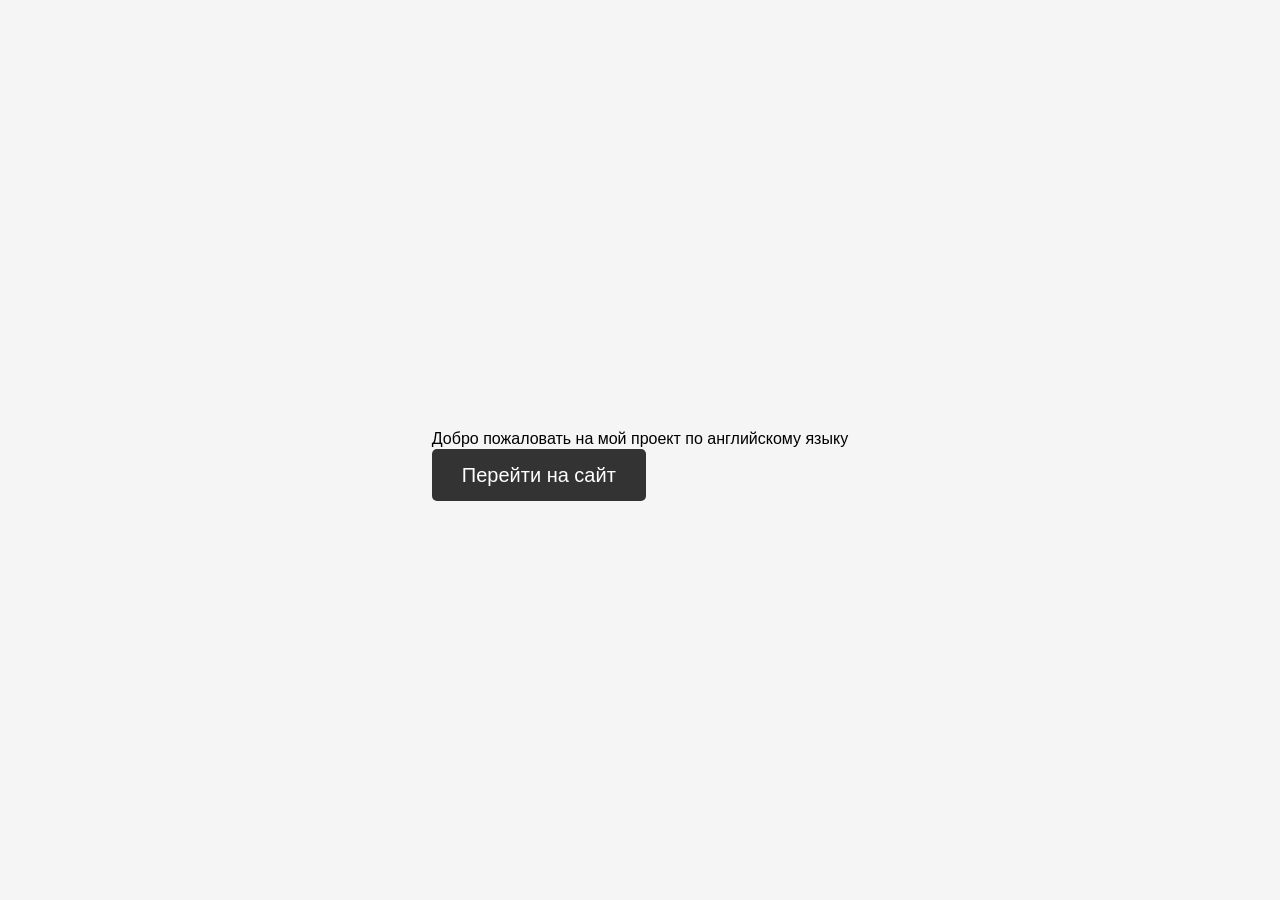
<file: docs/index.html>
<!DOCTYPE html>
<html lang="ru">
<head>
 <link rel="stylesheet" href="style.css">
  <meta charset="UTF-8">
  <meta name="viewport" content="width=device-width, initial-scale=1.0">
  <title>Мой сайт</title>
</head>
<body>
  <div class="container">
    <p>Добро пожаловать на мой проект по английскому языку </p>
    <a href="../MAIN_PAGE/index.html" class="btn">Перейти на сайт</a>
  </div>
</body>
</html>
</file>
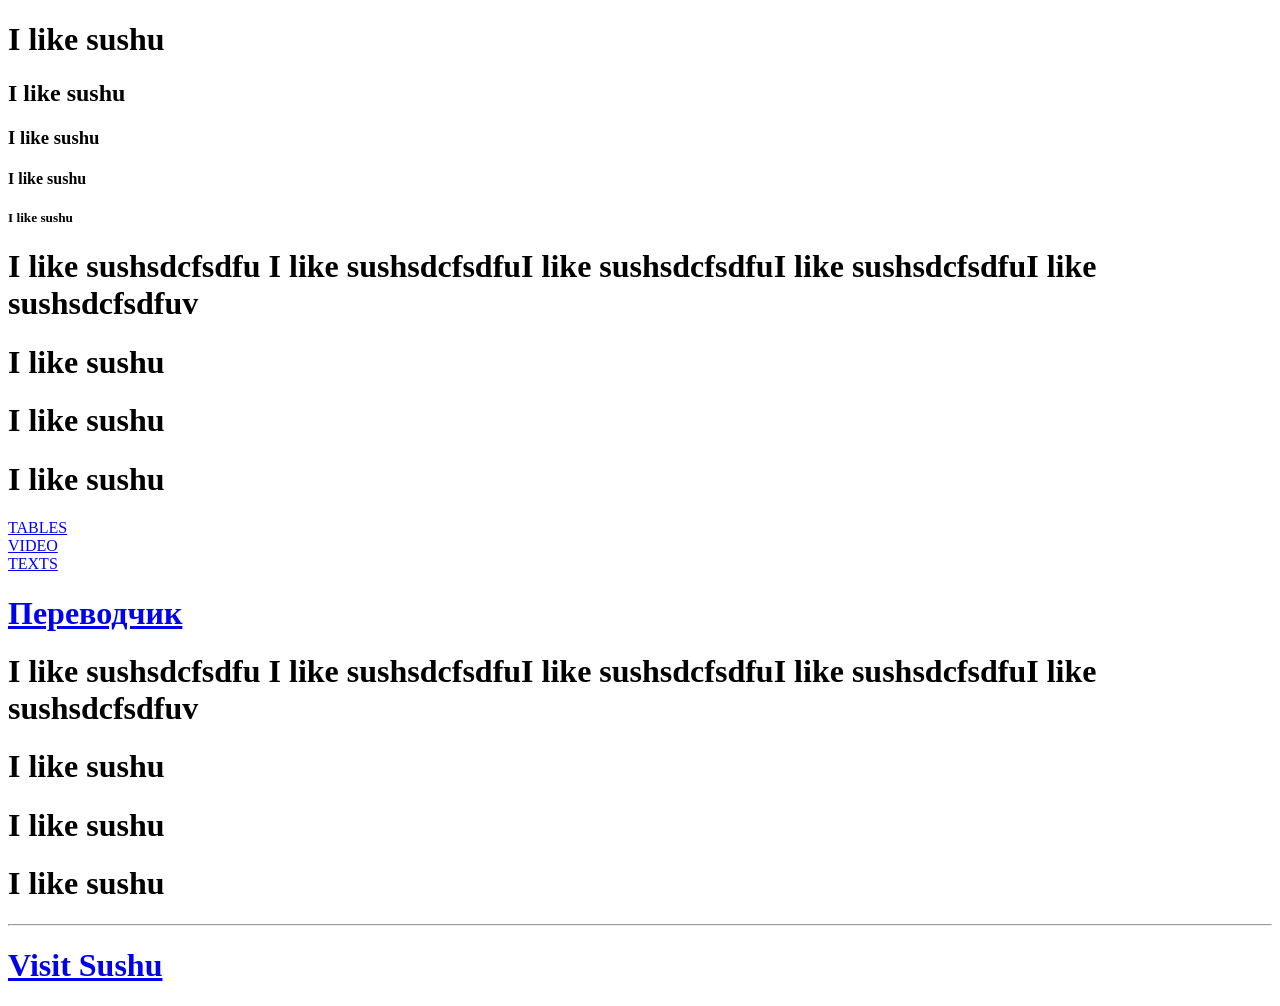
<file: index2.html>
<!DOCTYPE html>

<html> 
<head>
<title> My website </title> 
<link rel="icon" type="icon" href="images/asd.ico"
</head>
<body >
    
<h1>I like sushu </h1>
<h2>I like sushu </h2>
<h3>I like sushu </h3>
<h4>I like sushu </h4>
<h5>I like sushu </h5>

<p>
<h1>I like sushsdcfsdfu I like sushsdcfsdfuI like sushsdcfsdfuI like sushsdcfsdfuI like sushsdcfsdfuv</h1>
<h1>I like sushu </h1>
<h1>I like sushu </h1>
<h1>I like sushu </h1>

</p>
<a href="tables.html" target="_blank"> TABLES
</a>
<br><a href="MyPage2.html" target="_blank"> VIDEO
<br><a href="text.html" target="_blank"> TEXTS

<p>
<b>
    <h1> 
    <mark>
        <a href="https://translate.yandex.ru/?source_lang=en&target_lang=ru&text=2%20incoming"> Переводчик</a>
   </mark>
    </h1>
    
</b>


</p>
<p>
<h1>I like sushsdcfsdfu I like sushsdcfsdfuI like sushsdcfsdfuI like sushsdcfsdfuI like sushsdcfsdfuv</h1>
<h1>I like sushu </h1>
<h1>I like sushu </h1>
<h1>I like sushu </h1>

</p>
<hr/>
<p>
   <h1> <a href="MyPage2.html" target=_self title="This is Sushu"
    > Visit Sushu</a></h1>
</p>

</body>
</html>
</file>
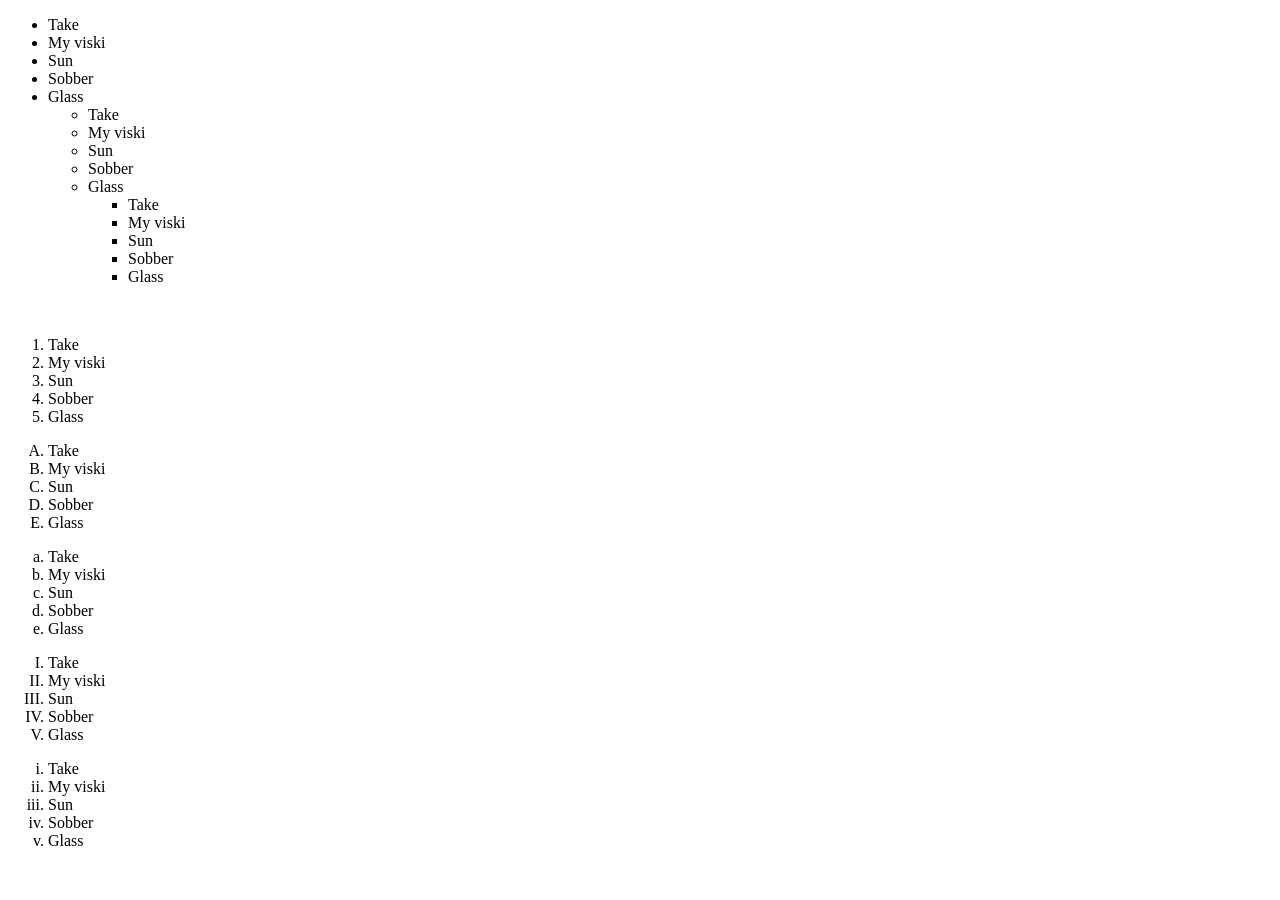
<file: tables.html>
<!DOCTYPE html>
<html lang="en">
<head>
<link rel="icon" type="icon" href="images/asd.ico"

    <meta charset="UTF-8">
    <meta name="viewport" content="width=device-width, initial-scale=1.0">
    <title>Document</title>
</head>
<body>
        <ul >
            <li> Take</li>
            <li>My viski</li>
            <li>Sun</li>
            <li>Sobber</li>
            <li>Glass</li>
            <ul >
            <li> Take</li>
            <li>My viski</li>
            <li>Sun</li>
            <li>Sobber</li>
            <li>Glass</li>
            <ul >
            <li> Take</li>
            <li>My viski</li>
            <li>Sun</li>
            <li>Sobber</li>
            <li>Glass</li>
            
        </ul>
        </ul>
        </ul>
        <br>
        <ol type="1">
            <li> Take</li>
            <li>My viski</li>
            <li>Sun</li>
            <li>Sobber</li>
            <li>Glass</li>
        </ol>
        <ol type="A">
            <li> Take</li>
            <li>My viski</li>
            <li>Sun</li>
            <li>Sobber</li>
            <li>Glass</li>
        </ol> <ol type="a">
            <li> Take</li>
            <li>My viski</li>
            <li>Sun</li>
            <li>Sobber</li>
            <li>Glass</li>
        </ol>
        <ol type="I">
            <li> Take</li>
            <li>My viski</li>
            <li>Sun</li>
            <li>Sobber</li>
            <li>Glass</li>
        </ol>
        <ol type="i">
            <li> Take</li>
            <li>My viski</li>
            <li>Sun</li>
            <li>Sobber</li>
            <li>Glass</li>
        </ol>

</body>
</html>
</file>
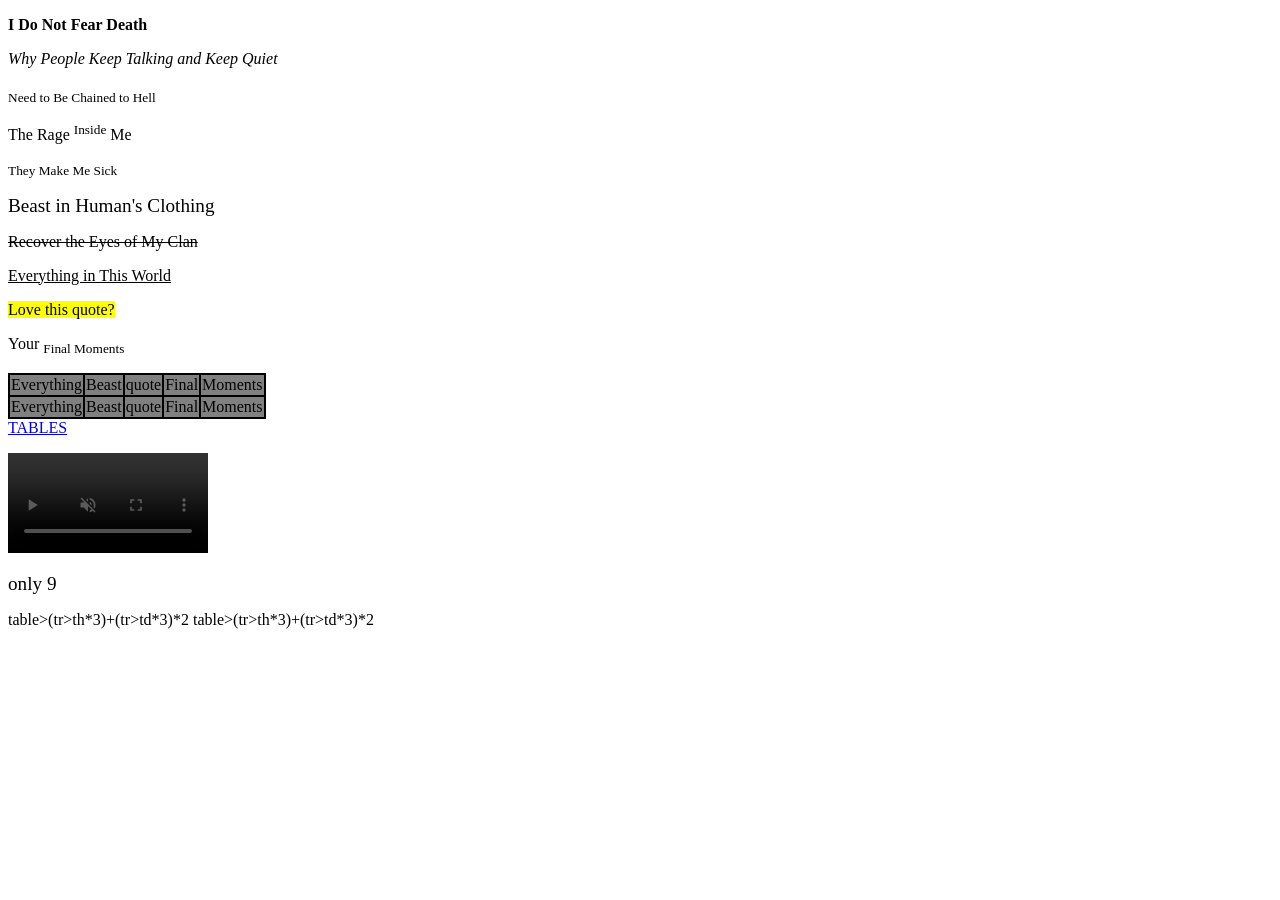
<file: text.html>
<!DOCTYPE html>
<html lang="en">

<head>
<link rel="icon" type="icon" href="images/asd.ico"

    <meta charset="UTF-8">
    <meta name="viewport" content="width=device-width, initial-scale=1.0">
    <title>Document</title>
</head>

<p> <b>I Do Not Fear Death</b></p>
<p> <i> Why People Keep Talking and Keep Quiet</i></p>
<p> <sub>Need to Be Chained to Hell</sub></p>
<p> The Rage <sup>Inside</sup> Me</p>
<small> They Make Me Sick</small>
<p> <big>Beast in Human's Clothing</big></p>
<p> <del>Recover the Eyes of My Clan</del></p>
<p><ins> Everything in This World</ins></p>
<p><mark>Love this quote?</p></mark>
<p>Your <sub>Final Moments</sub></p>
<table width =100 bgcolor="black" >
<tr bgcolor = "grey">
    <td > Everything </td>
    <td> Beast </td>
    <td> quote </td>
    <td> Final </td>
    <td> Moments </td>
</tr>

<tr bgcolor = "grey">
    <td > Everything </td>
    <td> Beast </td>
    <td> quote </td>
    <td> Final </td>
    <td> Moments </td>
</tr>

</table>
<a href="tables.html" target="_blank"> TABLES
</a>

<p><video src="/video/video_2026-01-31_11-56-45.mp4" width=200 muted controls autoplay loop</video> </p>

    
<p><big>only 9
    </big></p>
    table>(tr>th*3)+(tr>td*3)*2

    table>(tr>th*3)+(tr>td*3)*2
    </body>

</html>
</file>
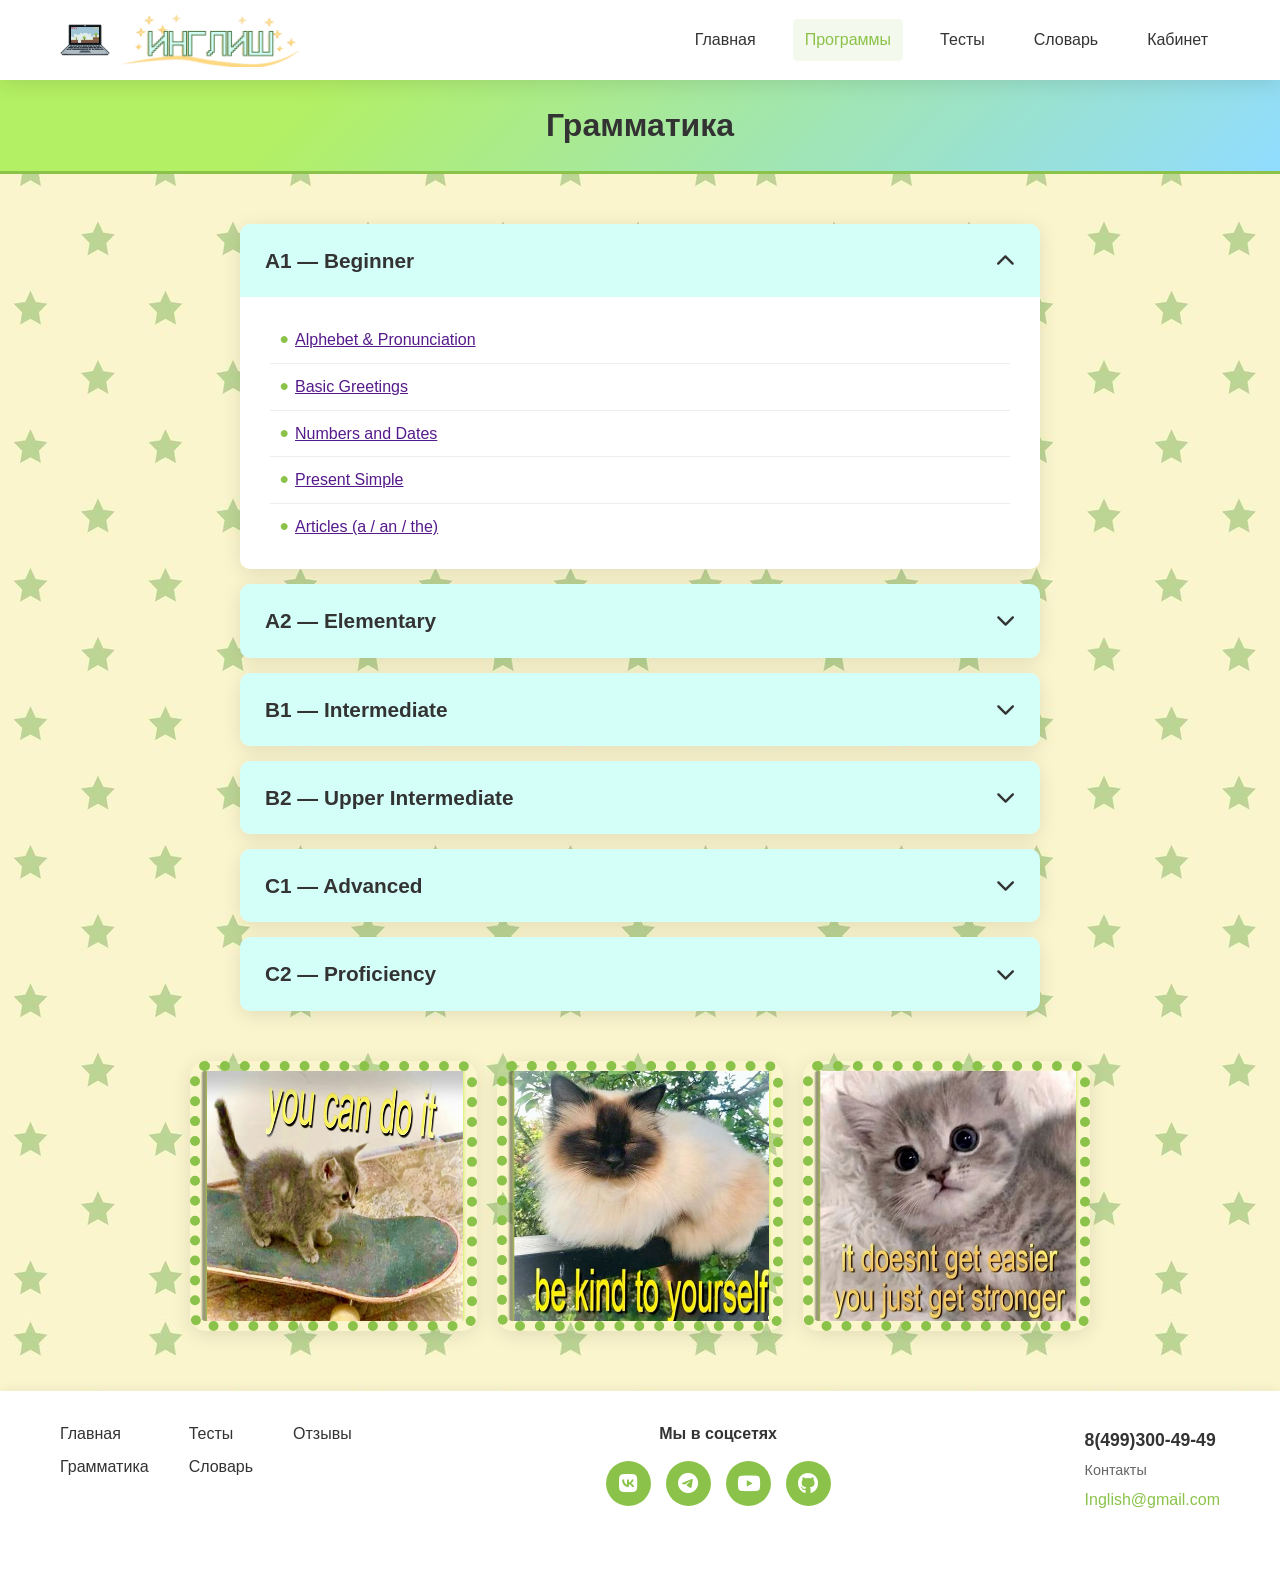
<file: docs/Grammar/gram.html>
<!DOCTYPE html>
<html lang="ru">
<head>
    <meta charset="UTF-8">
    <meta name="viewport" content="width=device-width, initial-scale=1.0">
    <title>EnglishPro — Изучай английский с удовольствием</title>
    <link rel="stylesheet" href="gram.css">
    <link rel="stylesheet" href="https://cdnjs.cloudflare.com/ajax/libs/font-awesome/6.4.0/css/all.min.css">
    <link rel="icon" href="/GRAMMAR/images/laptop-icon.png">
</head>
<body>
    <header class="header">
        <div class="container header-inner">
            <div class="logo">
                <img src="images/laptop-icon.png" alt="Logo" class="logo-image">
                <div class="logo-name">
                    <img src="../Grammar/images/pop.png" alt="EnglishPro" class="logo-text-img">
                </div>
            </div>
            
         
<nav class="nav nav-right">
    <a href="../MAIN_PAGE/index.html" class="nav-link">Главная</a>
    <a href="../Grammar/gram.html" class="nav-link active">Программы</a>
    <a href="../Test/test.html" class="nav-link">Тесты</a>
    <a href="../Dictionary/dictionary.html" class="nav-link">Словарь</a>
    <a href="../Profile/profile.html" class="nav-link">Кабинет</a>
</nav>
            <button class="mobile-menu-btn" aria-label="Меню">
                <i class="fas fa-bars"></i>
            </button>
        </div>
    </header>
 <section class="grammar-header">
        <div class="container">
            <h1>Грамматика</h1>
        </div>
    </section>

    <section class="grammar-content">
        <div class="container">
            <div class="levels-list">
                <div class="level-item active">
                    <div class="level-header" onclick="toggleLevel('a1')">
                        <h3>A1 — Beginner</h3>
                        <i class="fas fa-chevron-down"></i>
                    </div>
                    <div class="level-content" id="a1">
                        <ul>
                            <li><a href="" download=""> Alphebet & Pronunciation</a></li>
                            <li><a href="" download="">Basic Greetings</a></li>
                            <li><a href="" download="">Numbers and Dates</a></li>
                            <li><a href="" download="">Present Simple</a></li>
                            <li><a href="" download="">Articles (a / an / the)</a></li>
                        </ul>
                    </div>
                </div>

                <!-- A2 Level -->
                <div class="level-item">
                    <div class="level-header" onclick="toggleLevel('a2')">
                        <h3>A2 — Elementary</h3>
                        <i class="fas fa-chevron-down"></i>
                    </div>
                    <div class="level-content" id="a2">
                        <ul>
                            <li><a href="" download="">Past Simple</a></li>
                            <li>Present Continuous</li>
                            <li>Comparatives and Superlatives</li>
                            <li>Modal Verbs (can, must, should)</li>
                            <li>Prepositions of Place and Time</li>
                        </ul>
                    </div>
                </div>

                <!-- B1 Level -->
                <div class="level-item">
                    <div class="level-header" onclick="toggleLevel('b1')">
                        <h3>B1 — Intermediate</h3>
                        <i class="fas fa-chevron-down"></i>
                    </div>
                    <div class="level-content" id="b1">
                        <ul>
                            <li>Present Perfect</li>
                            <li>Future Tenses</li>
                            <li>First and Second Conditionals</li>
                            <li>Passive Voice</li>
                            <li>Reported Speech</li>
                        </ul>
                    </div>
                </div>

                <!-- B2 Level -->
                <div class="level-item">
                    <div class="level-header" onclick="toggleLevel('b2')">
                        <h3>B2 — Upper Intermediate</h3>
                        <i class="fas fa-chevron-down"></i>
                    </div>
                    <div class="level-content" id="b2">
                        <ul>
                            <li>Third Conditional</li>
                            <li>Past Perfect</li>
                            <li>Modal Verbs in the Past</li>
                            <li>Relative Clauses</li>
                            <li>Gerunds and Infinitives</li>
                        </ul>
                    </div>
                </div>

                <!-- C1 Level -->
                <div class="level-item">
                    <div class="level-header" onclick="toggleLevel('c1')">
                        <h3>C1 — Advanced</h3>
                        <i class="fas fa-chevron-down"></i>
                    </div>
                    <div class="level-content" id="c1">
                        <ul>
                            <li>Mixed Conditionals</li>
                            <li>Inversion</li>
                            <li>Advanced Passive Structures</li>
                            <li>Cleft Sentences</li>
                            <li>Subjunctive Mood</li>
                        </ul>
                    </div>
                </div>

                <!-- C2 Level -->
                <div class="level-item">
                    <div class="level-header" onclick="toggleLevel('c2')">
                        <h3>C2 — Proficiency</h3>
                        <i class="fas fa-chevron-down"></i>
                    </div>
                    <div class="level-content" id="c2">
                        <ul>
                            <li>Advanced Idiomatic Expressions</li>
                            <li>Nuanced Grammar Structures</li>
                            <li>Stylistic Variations</li>
                            <li>Archaic and Literary Forms</li>
                            <li>Complex Sentence Patterns</li>
                        </ul>
                    </div>
                </div>
            </div>

            <!-- Motivational Images -->
            <div class="motivational-images">
                <div class="motivation-card">
                    <img src="../Grammar/images/image 31.png" alt="You can do it">
                    <div class="motivation-text"></div>
                </div>
                <div class="motivation-card">
                    <img src="../Grammar/images/image 32.png" alt="Be kind to yourself">
                    <div class="motivation-text"></div>
                </div>
                <div class="motivation-card">
                    <img src="../Grammar/images/image 33.png" alt="It doesn't get easier">
                    <div class="motivation-text"></div>
                </div>
            </div>
        </div>
    </section>


     <!-- FOOTER -->
    <footer class="footer">
        <div class="container">
            <div class="footer-content">
                <div class="footer-nav">
                    <div class="footer-column">
                        <a href="/MAIN_PAGE/index.html" class="footer-link">Главная</a>
                        <a href="/Grammar/gram.html" class="footer-link">Грамматика</a>
                    </div>
                    <div class="footer-column">
                        <a href="/Test/test.html" class="footer-link">Тесты</a>
                        <a href="#" class="footer-link">Словарь</a>
                    </div>
                    <div class="footer-column">
                        <a href="#" class="footer-link">Отзывы</a>
                    </div>
                </div>
                
                <div class="footer-social">
                    <p class="social-title">Мы в соцсетях</p>
                    <div class="social-links">
                        <a href="https://vk.com" target="_blank" class="social-link" aria-label="VKontakte">
                            <i class="fab fa-vk"></i>
                        </a>
                        <a href="https://t.me" target="_blank" class="social-link" aria-label="Telegram">
                            <i class="fab fa-telegram-plane"></i>
                        </a>
                        <a href="https://youtube.com" target="_blank" class="social-link" aria-label="YouTube">
                            <i class="fab fa-youtube"></i>
                        </a>
                        <a href="https://instagram.com" target="_blank" class="social-link" aria-label="Instagram">
                            <i class="fab fa-github "></i>
                        </a>
                    </div>
                </div>
                
                <div class="footer-contacts">
                    <p class="contact-phone">8(499)300-49-49</p>
                    <p class="contact-label">Контакты</p>
                    <p class="contact-email">Inglish@gmail.com</p>
                </div>
            </div>
        </div>
    </footer>
    
    <script src="scriptt.js"></script>
</body>
</html>
</file>
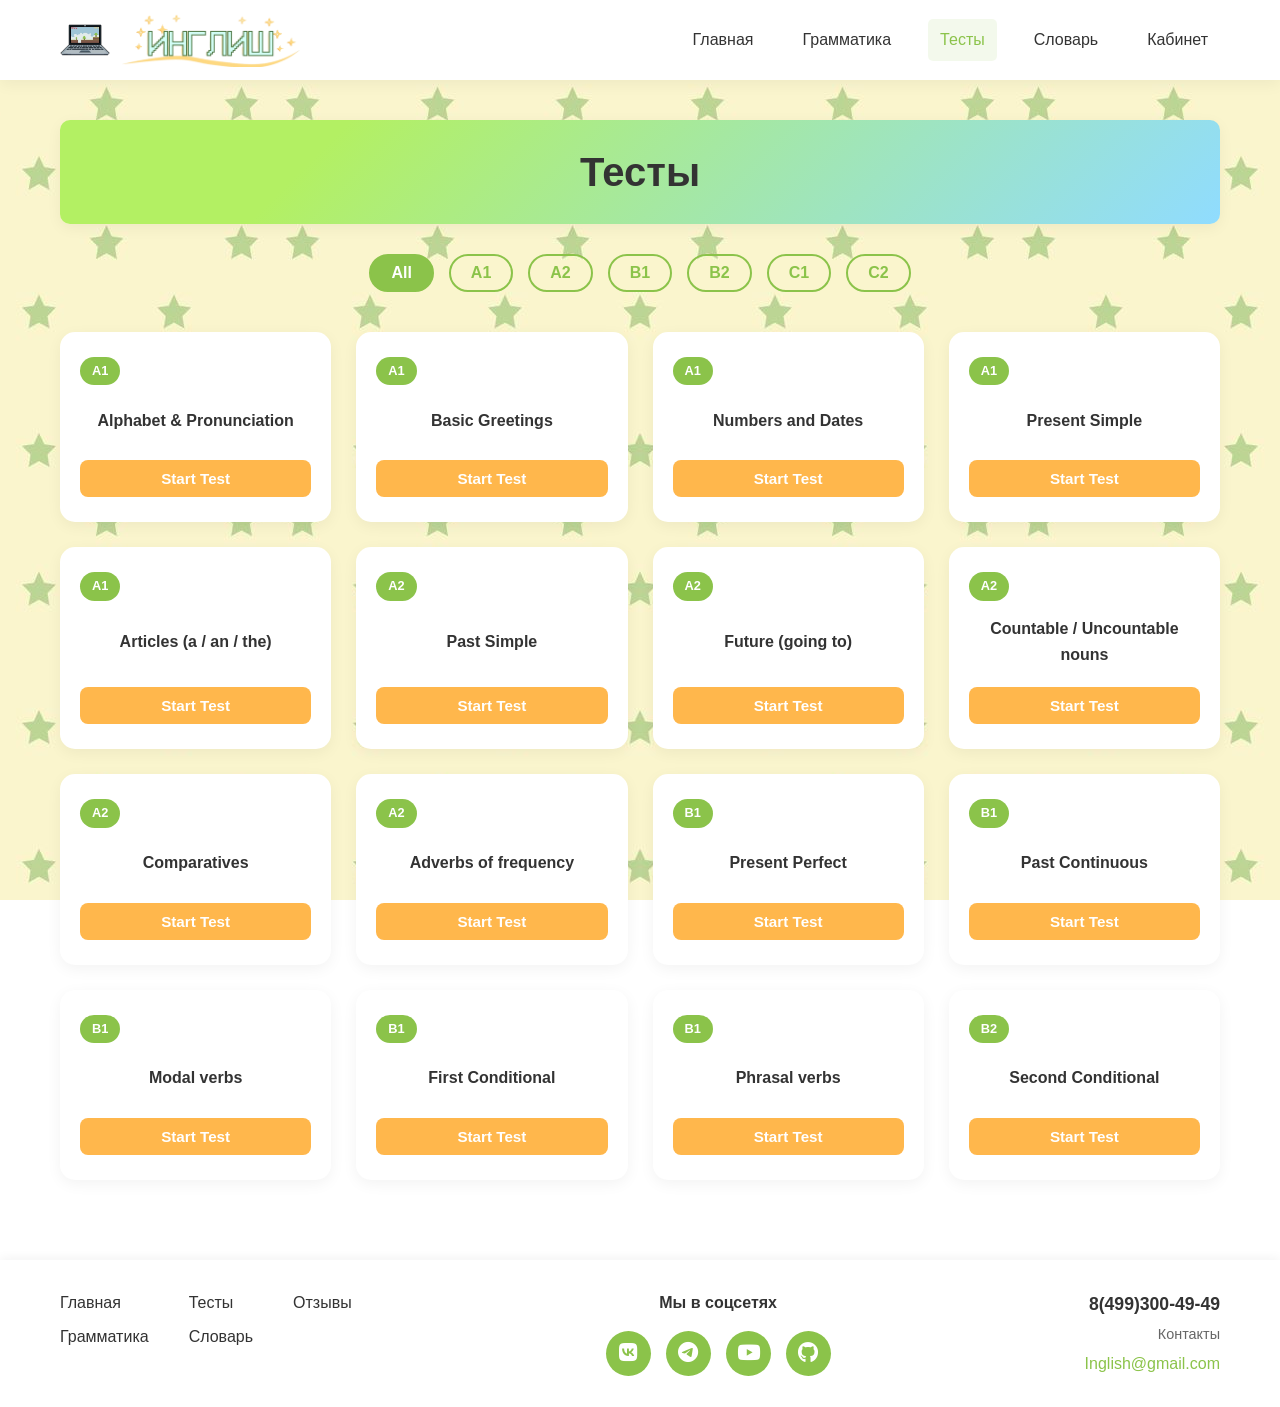
<file: docs/Test/test.html>
<!DOCTYPE html>
<html lang="ru">
<head>
    <meta charset="UTF-8">
    <meta name="viewport" content="width=device-width, initial-scale=1.0">
    <title>EnglishPro — Тесты</title>
    <link rel="stylesheet" href="test.css">
    <link rel="icon" href="../GRAMMAR/images/laptop-icon.png">
    <link rel="stylesheet" href="https://cdnjs.cloudflare.com/ajax/libs/font-awesome/6.0.0/css/all.min.css">
</head>
<body>
    <header class="header">
        <div class="container header-inner">
            <div class="logo">
                <img src="laptop-icon.png" alt="Logo" class="logo-image">
                <div class="logo-name">
                    <img src="pop.png" alt="EnglishPro" class="logo-text-img">
                </div>
            </div>   
             <nav class="nav nav-right">
                <a href="../MAIN_PAGE/index.html" class="nav-link">Главная</a>
                <a href="../Grammar/gram.html" class="nav-link">Грамматика</a>
                <a href="../Test/test.html" class="nav-link active">Тесты</a>
                <a href="../Dictionary/dictionary.html" class="nav-link">Словарь</a>
                <a href="../Profile/profile.html" class="nav-link">Кабинет</a>
            </nav>
            
            <button class="mobile-menu-btn" aria-label="Меню">
                <i class="fas fa-bars"></i>
            </button>
        </div>
    </header>

    <main class="main-content">
        <div class="container">
            <h1 class="page-title">Тесты</h1>
            
            <!-- Level Filter Buttons -->
            <div class="level-filters">
                <button class="level-btn active" data-level="all">All</button>
                <button class="level-btn" data-level="A1">A1</button>
                <button class="level-btn" data-level="A2">A2</button>
                <button class="level-btn" data-level="B1">B1</button>
                <button class="level-btn" data-level="B2">B2</button>
                <button class="level-btn" data-level="C1">C1</button>
                <button class="level-btn" data-level="C2">C2</button>
            </div>

            <!-- Tests Grid -->
            <div class="tests-grid">
                <!-- A1 Tests -->
                <div class="test-card" data-level="A1">
                    <div class="test-level">A1</div>
                    <h3 class="test-title">Alphabet & Pronunciation</h3>
                    <button class="start-test-btn" data-test="alphabet">Start Test</button>
                </div>

                <div class="test-card" data-level="A1">
                    <div class="test-level">A1</div>
                    <h3 class="test-title">Basic Greetings</h3>
                    <button class="start-test-btn" data-test="greetings">Start Test</button>
                </div>

                <div class="test-card" data-level="A1">
                    <div class="test-level">A1</div>
                    <h3 class="test-title">Numbers and Dates</h3>
                    <button class="start-test-btn" data-test="numbers">Start Test</button>
                </div>

                <div class="test-card" data-level="A1">
                    <div class="test-level">A1</div>
                    <h3 class="test-title">Present Simple</h3>
                    <button class="start-test-btn" data-test="present-simple">Start Test</button>
                </div>

                <div class="test-card" data-level="A1">
                    <div class="test-level">A1</div>
                    <h3 class="test-title">Articles (a / an / the)</h3>
                    <button class="start-test-btn" data-test="articles">Start Test</button>
                </div>

                <!-- A2 Tests -->
                <div class="test-card" data-level="A2">
                    <div class="test-level">A2</div>
                    <h3 class="test-title">Past Simple</h3>
                    <button class="start-test-btn" data-test="past-simple">Start Test</button>
                </div>

                <div class="test-card" data-level="A2">
                    <div class="test-level">A2</div>
                    <h3 class="test-title">Future (going to)</h3>
                    <button class="start-test-btn" data-test="future">Start Test</button>
                </div>

                <div class="test-card" data-level="A2">
                    <div class="test-level">A2</div>
                    <h3 class="test-title">Countable / Uncountable nouns</h3>
                    <button class="start-test-btn" data-test="nouns">Start Test</button>
                </div>

                <div class="test-card" data-level="A2">
                    <div class="test-level">A2</div>
                    <h3 class="test-title">Comparatives</h3>
                    <button class="start-test-btn" data-test="comparatives">Start Test</button>
                </div>

                <div class="test-card" data-level="A2">
                    <div class="test-level">A2</div>
                    <h3 class="test-title">Adverbs of frequency</h3>
                    <button class="start-test-btn" data-test="adverbs">Start Test</button>
                </div>

                <!-- B1 Tests -->
                <div class="test-card" data-level="B1">
                    <div class="test-level">B1</div>
                    <h3 class="test-title">Present Perfect</h3>
                    <button class="start-test-btn" data-test="present-perfect">Start Test</button>
                </div>

                <div class="test-card" data-level="B1">
                    <div class="test-level">B1</div>
                    <h3 class="test-title">Past Continuous</h3>
                    <button class="start-test-btn" data-test="past-continuous">Start Test</button>
                </div>

                <div class="test-card" data-level="B1">
                    <div class="test-level">B1</div>
                    <h3 class="test-title">Modal verbs</h3>
                    <button class="start-test-btn" data-test="modal-verbs">Start Test</button>
                </div>

                <div class="test-card" data-level="B1">
                    <div class="test-level">B1</div>
                    <h3 class="test-title">First Conditional</h3>
                    <button class="start-test-btn" data-test="first-conditional">Start Test</button>
                </div>

                <div class="test-card" data-level="B1">
                    <div class="test-level">B1</div>
                    <h3 class="test-title">Phrasal verbs</h3>
                    <button class="start-test-btn" data-test="phrasal-verbs">Start Test</button>
                </div>

                <!-- B2 Tests -->
                <div class="test-card" data-level="B2">
                    <div class="test-level">B2</div>
                    <h3 class="test-title">Second Conditional</h3>
                    <button class="start-test-btn" data-test="second-conditional">Start Test</button>
                </div>
            </div>
        </div>
    </main>

    <!-- Test Modal -->
    <div class="test-modal" id="testModal">
        <div class="modal-content">
            <div class="modal-header">
                <h2 id="modalTitle">Test Title</h2>
                <button class="close-modal" id="closeModal">
                    <i class="fas fa-times"></i>
                </button>
            </div>
            
            <div class="test-info">
                <div class="progress-bar">
                    <div class="progress" id="progressBar"></div>
                </div>
                <div class="test-stats">
                    <span>Question <span id="currentQuestion">1</span> of <span id="totalQuestions">10</span></span>
                    <span class="timer" id="timer"><i class="fas fa-clock"></i> <span id="time">00:00</span></span>
                </div>
            </div>

            <div class="question-container" id="questionContainer">
                <!-- Questions will be loaded here -->
            </div>

            <div class="test-navigation">
                <button class="nav-btn prev-btn" id="prevBtn" disabled>
                    <i class="fas fa-arrow-left"></i> Previous
                </button>
                <button class="nav-btn next-btn" id="nextBtn">
                    Next <i class="fas fa-arrow-right"></i>
                </button>
                <button class="nav-btn finish-btn" id="finishBtn" style="display: none;">
                    Finish Test <i class="fas fa-check"></i>
                </button>
            </div>
        </div>
    </div>

    <!-- Results Modal -->
    <div class="results-modal" id="resultsModal">
        <div class="modal-content results-content">
            <div class="results-header">
                <i class="fas fa-trophy"></i>
                <h2>Test Completed!</h2>
            </div>
            
            <div class="results-score">
                <div class="score-circle">
                    <span id="scorePercent">0</span>%
                </div>
                <p id="scoreText">You got <span id="correctAnswers">0</span> out of <span id="totalAnswers">0</span> correct</p>
            </div>

            <div class="results-details" id="resultsDetails">
                <!-- Detailed results will be shown here -->
            </div>

            <div class="results-actions">
                <button class="action-btn retry-btn" id="retryBtn">
                    <i class="fas fa-redo"></i> Try Again
                </button>
                <button class="action-btn close-results-btn" id="closeResultsBtn">
                    Close
                </button>
            </div>
        </div>
    </div>

    <footer class="footer">
        <div class="container">
            <div class="footer-content">
                <div class="footer-nav">
                    <div class="footer-column">
                        <a href="/MAIN_PAGE/index.html" class="footer-link">Главная</a>
                        <a href="/Grammar/gram.html" class="footer-link">Грамматика</a>
                    </div>
                    <div class="footer-column">
                        <a href="/Test/test.html" class="footer-link">Тесты</a>
                        <a href="#" class="footer-link">Словарь</a>
                    </div>
                    <div class="footer-column">
                        <a href="#" class="footer-link">Отзывы</a>
                    </div>
                </div>
                
                <!-- Social Networks -->
                <div class="footer-social">
                    <h3 class="social-title">Мы в соцсетях</h3>
                    <div class="social-links">
                        <a href="https://vk.com" target="_blank" class="social-link" aria-label="VKontakte">
                            <i class="fab fa-vk"></i>
                        </a>
                        <a href="https://t.me" target="_blank" class="social-link" aria-label="Telegram">
                            <i class="fab fa-telegram-plane"></i>
                        </a>
                        <a href="https://youtube.com" target="_blank" class="social-link" aria-label="YouTube">
                            <i class="fab fa-youtube"></i>
                        </a>
                        <a href="https://instagram.com" target="_blank" class="social-link" aria-label="Instagram">
                            <i class="fab fa-github"></i>
                        </a>
                    </div>
                </div>
                
                <div class="footer-contacts">
                    <p class="contact-phone">8(499)300-49-49</p>
                    <p class="contact-label">Контакты</p>
                    <p class="contact-email">Inglish@gmail.com</p>
                </div>
            </div>
        </div>
    </footer>

    <script src="test.js"></script>
</body>
</html>
</file>
<file: docs/style.css>
body {
            /* Выравнивание по центру экрана */
            display: flex;
            flex-direction: column;
            align-items: center;
            justify-content: center;
            height: 100vh;
            margin: 0;
            font-family: sans-serif;
            background-color: #f5f5f5; /* Светлый фон */
        }
        a {
            padding: 15px 30px;
            background-color: #333; /* Черная кнопка */
            color: white;
            text-decoration: none;
            border-radius: 5px;
            font-size: 20px;
        }
        a:hover {
            background-color: #555; /* Серый при наведении */
        }
</file>
<file: docs/Grammar/gram.css>
/* ===== RESET & VARIABLES ===== */
* { margin: 0; padding: 0; box-sizing: border-box; }

:root {
    --primary: #8BC34A;
    --dark: #a0c97d;
    --light: #ffb74c;
    --bg: #d4fff8;
    --text: #333;
    --muted: #666;
    --white: #fff;
    --shadow: 0 4px 20px rgba(0,0,0,0.1);
    --transition: all 0.3s ease;
}

body {
    font-family: 'Segoe UI', Tahoma, Geneva, Verdana, sans-serif;
    line-height: 1.6;
    color: var(--text);
    background-image: url(../Grammar/images/c28160f11212752e2544ebc12c467e00.jpg);
}

.container { 
    max-width: 1200px; 
    margin: 0 auto; 
    padding: 0 20px; 
}

.is-hidden { display: none !important; }

/* ===== HEADER ===== */
.header {
    background: var(--white);
    box-shadow: var(--shadow);
    position: sticky;
    top: 0;
    z-index: 1000;
}

.header-inner {
    display: flex;
    justify-content: space-between;
    align-items: center;
    padding: 10px 20px;
}

.logo { 
    display: flex; 
    align-items: center; 
    gap: 10px; 
}

.logo-image { 
    width: 50px; 
    height: 50px; 
    object-fit: contain; 
}

.logo-name {
    width: 180px;
    height: 60px;
}

.logo-text-img {
    width: 100%;
    height: 100%;
    object-fit: contain;
    display: block;
}

/* 🔥 Навигация справа */
.nav-right {
    display: flex;
    gap: 25px;
    margin-left: auto; /* 👈 Ключевое: сдвигает навигацию вправо */
}

.nav-link {
    text-decoration: none;
    color: var(--text);
    font-weight: 500;
    padding: 8px 12px;
    border-radius: 5px;
    transition: var(--transition);
}

.nav-link:hover,
.nav-link.active {
    color: var(--primary);
    background: rgba(139, 195, 74, 0.1);
}

.mobile-menu-btn {
    display: none;
    background: none;
    border: none;
    font-size: 1.5rem;
    color: var(--text);
    cursor: pointer;
}
/* ===== FOOTER ===== */
.footer { 
    background: var(--text); 
    color: var(--white); 
    padding: 40px 0 20px; 
}

.footer-content {
    display: flex;
    justify-content: space-between;
    align-items: center;
    margin-bottom: 30px;
    flex-wrap: wrap;
    gap: 20px;
}

.footer-links { 
    display: flex; 
    gap: 30px; 
}

.footer-links a { 
    color: var(--white); 
    text-decoration: none;
    transition: var(--transition);
}

.footer-links a:hover { color: var(--primary); }

.footer-contacts p { 
    margin: 5px 0; 
    display: flex; 
    align-items: center; 
    gap: 10px; 
}

.footer-contacts i { color: var(--primary); }

.footer-bottom {
    text-align: center;
    padding-top: 20px;
    border-top: 1px solid #555;
    color: #999;
    font-size: 0.9rem;
}
/* Grammar Header */
        .grammar-header {
            background: linear-gradient(135deg, #b3f063 23%, #90dcff 100%);
            padding: 20px 0;
            margin-bottom: 30px;
            border-bottom: 3px solid var(--primary);
        }

        .grammar-header h1 {
            text-align: center;
            color: var(--text);
            font-size: 2rem;
        }

        /* Grammar Content */
        .grammar-content {
            padding: 20px 0 60px;
        }

        .levels-list {
            max-width: 800px;
            margin: 0 auto 50px;
        }

        .level-item {
            margin-bottom: 15px;
            border-radius: 10px;
            overflow: hidden;
            box-shadow: var(--shadow);
        }

        .level-header {
            background: #d4fff8;
            padding: 20px 25px;
            cursor: pointer;
            display: flex;
            justify-content: space-between;
            align-items: center;
            transition: all 0.3s;
        }

        .level-header:hover {
            background: var(--primary);
        }

        .level-header h3 {
            color: var(--text);
            font-size: 1.3rem;
            margin: 0;
        }

        .level-header i {
            color: var(--primary-dark);
            font-size: 1.2rem;
            transition: transform 0.3s;
        }

        .level-item.active .level-header i {
            transform: rotate(180deg);
        }

        .level-content {
            display: none;
            background: var(--white);
            padding: 20px 30px;
        }

        .level-content ul {
            list-style: none;
        }

        .level-content li {
            padding: 10px 0;
            padding-left: 25px;
            position: relative;
            color: var(--text);
            border-bottom: 1px solid #eee;
        }

        .level-content li:last-child {
            border-bottom: none;
        }

        .level-content li:before {
            content: "•";
            color: var(--primary);
            font-weight: bold;
            position: absolute;
            left: 10px;
            font-size: 1.5rem;
            line-height: 1;
        }

        .level-item.active .level-content {
            display: block;
            animation: slideDown 0.3s ease;
        }

        @keyframes slideDown {
            from {
                opacity: 0;
                transform: translateY(-10px);
            }
            to {
                opacity: 1;
                transform: translateY(0);
            }
        }

        .motivational-images {
            display: grid;
            grid-template-columns: repeat(auto-fit, minmax(250px, 1fr));
            gap: 20px;
            max-width: 900px;
            margin: 0 auto;
        }

        .motivation-card {
            border: 10px dotted var(--primary);
            position: relative;
            border-radius: 15px;
            overflow: hidden;
            box-shadow: var(--shadow);
            transition: transform 0.3s;
        }

        .motivation-card:hover {
            transform: translateY(-100px);
        }

        .motivation-card img {
            width: 100%;
            height: 250px;
            object-fit: cover;
            display: block;
        }
.footer {
    background: var(--white);
    box-shadow: 0 -2px 10px rgba(0,0,0,0.05);
    padding: 30px 0;
    margin-top: auto;
}

.footer-content {
    display: flex;
    justify-content: space-between;
    align-items: flex-start;
    flex-wrap: wrap;
    gap: 30px;
}

.footer-nav { display: flex; gap: 40px; }
.footer-column { display: flex; flex-direction: column; gap: 8px; }
.footer-link {
    color: var(--text);
    text-decoration: none;
    transition: var(--transition);
    font-weight: 500;
}
.footer-link:hover { color: var(--primary); }

.footer-social { text-align: center; }
.social-title {
    font-size: 1rem;
    color: var(--text);
    margin-bottom: 15px;
    font-weight: 600;
}
.social-links { display: flex; gap: 15px; justify-content: center; }
.social-link {
    display: inline-flex;
    align-items: center;
    justify-content: center;
    width: 45px;
    height: 45px;
    background: var(--primary);
    color: var(--white);
    border-radius: 50%;
    font-size: 1.3rem;
    transition: var(--transition);
    text-decoration: none;
}
.social-link:hover {
    background: var(--light);
    transform: translateY(-3px) rotate(360deg);
}

.footer-contacts { text-align: right; }
.contact-phone {
    font-size: 1.1rem;
    font-weight: 600;
    color: var(--text);
    margin-bottom: 5px;
}
.contact-label {
    color: var(--muted);
    margin-bottom: 5px;
    font-size: 0.9rem;
}
.contact-email {
    color: var(--primary);
    font-weight: 500;
}
</file>
<file: docs/Test/test.css>
/* ===== RESET & VARIABLES ===== */
* { margin: 0; padding: 0; box-sizing: border-box; }

:root {
    --primary: #8BC34A; /* Green for tags */
    --dark: #a0c97d;
    --light: #ffb74c; /* Orange for buttons */
    --bg: #f9f7e8; /* Light yellowish background */
    --text: #333;
    --muted: #666;
    --white: #fff;
    --shadow: 0 4px 15px rgba(0,0,0,0.05);
    --transition: all 0.3s ease;
}

body {
    font-family: 'Segoe UI', Tahoma, Geneva, Verdana, sans-serif;
    line-height: 1.6;
    color: var(--text);
    background-image: url(../Grammar/images/c28160f11212752e2544ebc12c467e00.jpg); /* Your background */
    background-position: center;
    background-attachment: fixed;
    min-height: 100vh;
    display: flex;
    flex-direction: column;
}

.container { 
    max-width: 1200px; 
    margin: 0 auto; 
    padding: 0 20px; 
    
}

.is-hidden { display: none !important; }

/* ===== HEADER ===== */
.header {
    background: var(--white);
    box-shadow: var(--shadow);
    position: sticky;
    top: 0;
    z-index: 1000;
}

.header-inner {
    display: flex;
    justify-content: space-between;
    align-items: center;
    padding: 10px 20px;
}

.logo { 
    display: flex; 
    align-items: center; 
    gap: 10px; 
}

.logo-image { 
    width: 50px; 
    height: 50px; 
    object-fit: contain; 
}

.logo-name {
    width: 180px;
    height: 60px;
}

.logo-text-img {
    width: 100%;
    height: 100%;
    object-fit: contain;
    display: block;
}

/* Navigation */
.nav-right {
    display: flex;
    gap: 25px;
    margin-left: auto;
}

.nav-link {
    text-decoration: none;
    color: var(--text);
    font-weight: 500;
    padding: 8px 12px;
    border-radius: 5px;
    transition: var(--transition);
}

.nav-link:hover,
.nav-link.active {
    color: var(--primary);
    background: rgba(139, 195, 74, 0.1);
}

.mobile-menu-btn {
    display: none;
    background: none;
    border: none;
    font-size: 1.5rem;
    color: var(--text);
    cursor: pointer;
}

/* ===== MAIN CONTENT ===== */
.main-content {
    flex: 1;
    padding: 40px 0;
    
}

.page-title {
    text-align: center;
    font-size: 2.5rem;
    margin-bottom: 30px;
    color: var(--text);
    background: linear-gradient(135deg, #b3f063 23%, #90dcff 100%);
    
    padding: 20px;
    border-radius: 10px;
    box-shadow: var(--shadow);
    display: inline-block;
    width: 100%;
}

/* Level Filters */
.level-filters {
    display: flex;
    justify-content: center;
    gap: 15px;
    margin-bottom: 40px;
    flex-wrap: wrap;
}

.level-btn {
    padding: 8px 20px;
    border: 2px solid var(--primary);
    border-radius: 25px;
    background: transparent;
    color: var(--primary);
    font-size: 1rem;
    font-weight: 700;
    cursor: pointer;
    transition: var(--transition);
}

.level-btn:hover,
.level-btn.active {
    background: var(--primary);
    color: var(--white);
}

/* Tests Grid */
.tests-grid {
    display: grid;
    grid-template-columns: repeat(auto-fill, minmax(250px, 1fr));
    gap: 25px;
    margin-bottom: 40px;
}

.test-card {
    background: var(--white);
    border-radius: 15px;
    padding: 25px 20px;
    box-shadow: var(--shadow);
    transition: var(--transition);
    display: flex;
    flex-direction: column;
    align-items: center;
    text-align: center;
}

.test-card:hover {
    transform: translateY(-5px);
    box-shadow: 0 8px 25px rgba(0,0,0,0.1);
}

.test-level {
    background: var(--primary);
    color: var(--white);
    padding: 4px 12px;
    border-radius: 15px;
    font-weight: 700;
    font-size: 0.8rem;
    margin-bottom: 15px;
    align-self: flex-start;
    display: inline-block;
}

.test-title {
    font-size: 1rem;
    color: var(--text);
    margin-bottom: 20px;
    flex: 1;
    display: flex;
    align-items: center;
    justify-content: center;
    min-height: 40px;
}

.start-test-btn {
    width: 100%;
    padding: 10px 0;
    background: var(--light);
    color: var(--white);
    border: none;
    border-radius: 8px;
    font-size: 0.95rem;
    font-weight: 600;
    cursor: pointer;
    transition: var(--transition);
}

.start-test-btn:hover {
    background: #ffa726;
    transform: translateY(-2px);
}

/* ===== TEST MODAL ===== */
.test-modal, .results-modal {
    display: none;
    position: fixed;
    top: 0;
    left: 0;
    width: 100%;
    height: 100%;
    background: rgba(0, 0, 0, 0.6);
    z-index: 2000;
    justify-content: center;
    align-items: center;
    padding: 20px;
    overflow-y: auto;
}

.modal-content {
    background: var(--white);
    border-radius: 20px;
    width: 100%;
    max-width: 700px;
    max-height: 90vh;
    overflow-y: auto;
    box-shadow: 0 10px 40px rgba(0,0,0,0.3);
    animation: modalSlideIn 0.3s ease;
}

@keyframes modalSlideIn {
    from { opacity: 0; transform: translateY(-50px); }
    to { opacity: 1; transform: translateY(0); }
}

.modal-header {
    display: flex;
    justify-content: space-between;
    align-items: center;
    padding: 20px 25px;
    border-bottom: 1px solid #eee;
    background: var(--primary);
    color: var(--white);
    border-radius: 20px 20px 0 0;
}

.modal-header h2 {
    margin: 0;
    font-size: 1.5rem;
}

.close-modal {
    background: rgba(255,255,255,0.2);
    border: none;
    color: var(--white);
    width: 35px;
    height: 35px;
    border-radius: 50%;
    cursor: pointer;
    font-size: 1.2rem;
    transition: var(--transition);
}

.close-modal:hover {
    background: rgba(255,255,255,0.3);
    transform: rotate(90deg);
}

.test-info {
    padding: 15px 25px;
    background: #f9f9f9;
}

.progress-bar {
    height: 6px;
    background: #ddd;
    border-radius: 10px;
    overflow: hidden;
    margin-bottom: 10px;
}

.progress {
    height: 100%;
    background: var(--light);
    border-radius: 10px;
    transition: width 0.3s ease;
    width: 0%;
}

.test-stats {
    display: flex;
    justify-content: space-between;
    font-size: 0.9rem;
    color: var(--muted);
}

.timer {
    font-weight: 600;
    color: var(--primary);
}

.question-container {
    padding: 30px 25px;
}

.question h3 {
    font-size: 1.2rem;
    margin-bottom: 25px;
    color: var(--text);
    line-height: 1.4;
}

.options {
    display: flex;
    flex-direction: column;
    gap: 12px;
}

.option-label {
    display: flex;
    align-items: center;
    padding: 12px 15px;
    background: #f5f5f5;
    border-radius: 8px;
    cursor: pointer;
    transition: var(--transition);
    border: 2px solid transparent;
}

.option-label:hover {
    background: rgba(139, 195, 74, 0.1);
}

.option-label.selected {
    background: rgba(139, 195, 74, 0.2);
    border-color: var(--primary);
}

.option-label input[type="radio"] {
    margin-right: 15px;
    accent-color: var(--primary);
}

.test-navigation {
    display: flex;
    justify-content: space-between;
    padding: 20px 25px;
    border-top: 1px solid #eee;
    gap: 15px;
}

.nav-btn {
    padding: 10px 20px;
    border: none;
    border-radius: 6px;
    font-size: 1rem;
    font-weight: 600;
    cursor: pointer;
    transition: var(--transition);
    display: inline-flex;
    align-items: center;
    gap: 8px;
}

.prev-btn, .next-btn {
    background: var(--primary);
    color: var(--white);
}

.prev-btn:hover:not(:disabled), .next-btn:hover {
    background: var(--dark);
}

.prev-btn:disabled {
    background: #ccc;
    cursor: not-allowed;
    opacity: 0.6;
}

.finish-btn {
    background: var(--light);
    color: var(--white);
    margin: 0 auto;
}

.finish-btn:hover {
    background: #ffa726;
}

/* ===== RESULTS MODAL ===== */
.results-content {
    text-align: center;
    max-width: 600px;
}

.results-header {
    padding: 30px;
    background: var(--light);
    color: var(--white);
    border-radius: 20px 20px 0 0;
}

.results-header i {
    font-size: 3rem;
    margin-bottom: 10px;
    display: block;
}

.results-score {
    padding: 30px;
}

.score-circle {
    width: 120px;
    height: 120px;
    border-radius: 50%;
    background: var(--primary);
    color: var(--white);
    display: flex;
    align-items: center;
    justify-content: center;
    font-size: 2.5rem;
    font-weight: bold;
    margin: 0 auto 15px;
}

#scoreText {
    font-size: 1.1rem;
    color: var(--muted);
}

.results-details {
    padding: 0 25px 25px;
    max-height: 300px;
    overflow-y: auto;
}

.results-list {
    display: flex;
    flex-direction: column;
    gap: 10px;
}

.result-item {
    padding: 15px;
    border-radius: 8px;
    text-align: left;
    background: #f9f9f9;
}

.result-item.correct {
    border-left: 4px solid var(--primary);
}

.result-item.incorrect {
    border-left: 4px solid #f44336;
}

.result-question {
    font-weight: 600;
    margin-bottom: 5px;
}

.result-answer {
    font-size: 0.9rem;
    color: var(--muted);
}

.result-answer strong {
    color: var(--text);
}

.results-actions {
    padding: 20px;
    display: flex;
    gap: 15px;
    justify-content: center;
    border-top: 1px solid #eee;
}

.action-btn {
    padding: 10px 25px;
    border: none;
    border-radius: 6px;
    font-size: 1rem;
    font-weight: 600;
    cursor: pointer;
    transition: var(--transition);
    display: inline-flex;
    align-items: center;
    gap: 8px;
}

.retry-btn {
    background: var(--primary);
    color: var(--white);
}

.close-results-btn {
    background: #eee;
    color: var(--text);
}

.close-results-btn:hover {
    background: #ddd;
}

/* ===== FOOTER ===== */
.footer {
    background: rgba(255, 255, 255, 0.9);
    box-shadow: 0 -2px 10px rgba(0,0,0,0.05);
    padding: 30px 0;
    margin-top: auto;
}

.footer-content {
    display: flex;
    justify-content: space-between;
    align-items: flex-start;
    flex-wrap: wrap;
    gap: 30px;
}

.footer-nav {
    display: flex;
    gap: 40px;
}

.footer-column {
    display: flex;
    flex-direction: column;
    gap: 8px;
}

.footer-link {
    color: var(--text);
    text-decoration: none;
    transition: var(--transition);
    font-weight: 500;
}

.footer-link:hover {
    color: var(--primary);
}

.footer-contacts {
    text-align: right;
}

.contact-phone {
    font-size: 1.1rem;
    font-weight: 600;
    color: var(--text);
    margin-bottom: 5px;
}

.contact-label {
    color: var(--muted);
    margin-bottom: 5px;
    font-size: 0.9rem;
}

.contact-email {
    color: var(--primary);
    font-weight: 500;
}

/* ===== RESPONSIVE ===== */
@media (max-width: 768px) {
    .nav-right {
        display: none;
        position: absolute;
        top: 100%;
        left: 0;
        right: 0;
        background: var(--white);
        flex-direction: column;
        padding: 20px;
        box-shadow: var(--shadow);
        gap: 10px;
    }

    .nav-right.mobile-active {
        display: flex;
    }

    .mobile-menu-btn {
        display: block;
    }

    .page-title {
        font-size: 2rem;
    }

    .footer-content {
        flex-direction: column;
        align-items: center;
        text-align: center;
    }

    .footer-nav {
        flex-direction: column;
        gap: 20px;
    }

    .footer-contacts {
        text-align: center;
    }

    .test-navigation {
        flex-direction: column;
    }
    
    .nav-btn {
        width: 100%;
        justify-content: center;
    }

    .results-actions {
        flex-direction: column;
    }
    
    .action-btn {
        width: 100%;
        justify-content: center;
    }
}

/* Social Networks Styles */
.footer-social {
    text-align: center;
}

.social-title {
    font-size: 1rem;
    color: var(--text);
    margin-bottom: 15px;
    font-weight: 600;
}

.social-links {
    display: flex;
    gap: 15px;
    justify-content: center;
}

.social-link {
    display: inline-flex;
    align-items: center;
    justify-content: center;
    width: 45px;
    height: 45px;
    background: var(--primary);
    color: var(--white);
    border-radius: 50%;
    font-size: 1.3rem;
    transition: var(--transition);
    text-decoration: none;
}

.social-link:hover {
    background: var(--light);
    transform: translateY(-3px) rotate(360deg);
}

.social-link i {
    display: block;
}

/* Responsive adjustments */
@media (max-width: 768px) {
    .footer-content {
        flex-direction: column;
        align-items: center;
        text-align: center;
    }

    .footer-nav {
        flex-direction: column;
        gap: 20px;
    }

    .footer-contacts {
        text-align: center;
    }
    
    .social-links {
        gap: 10px;
    }
    
    .social-link {
        width: 40px;
        height: 40px;
        font-size: 1.1rem;
    }
}
</file>
